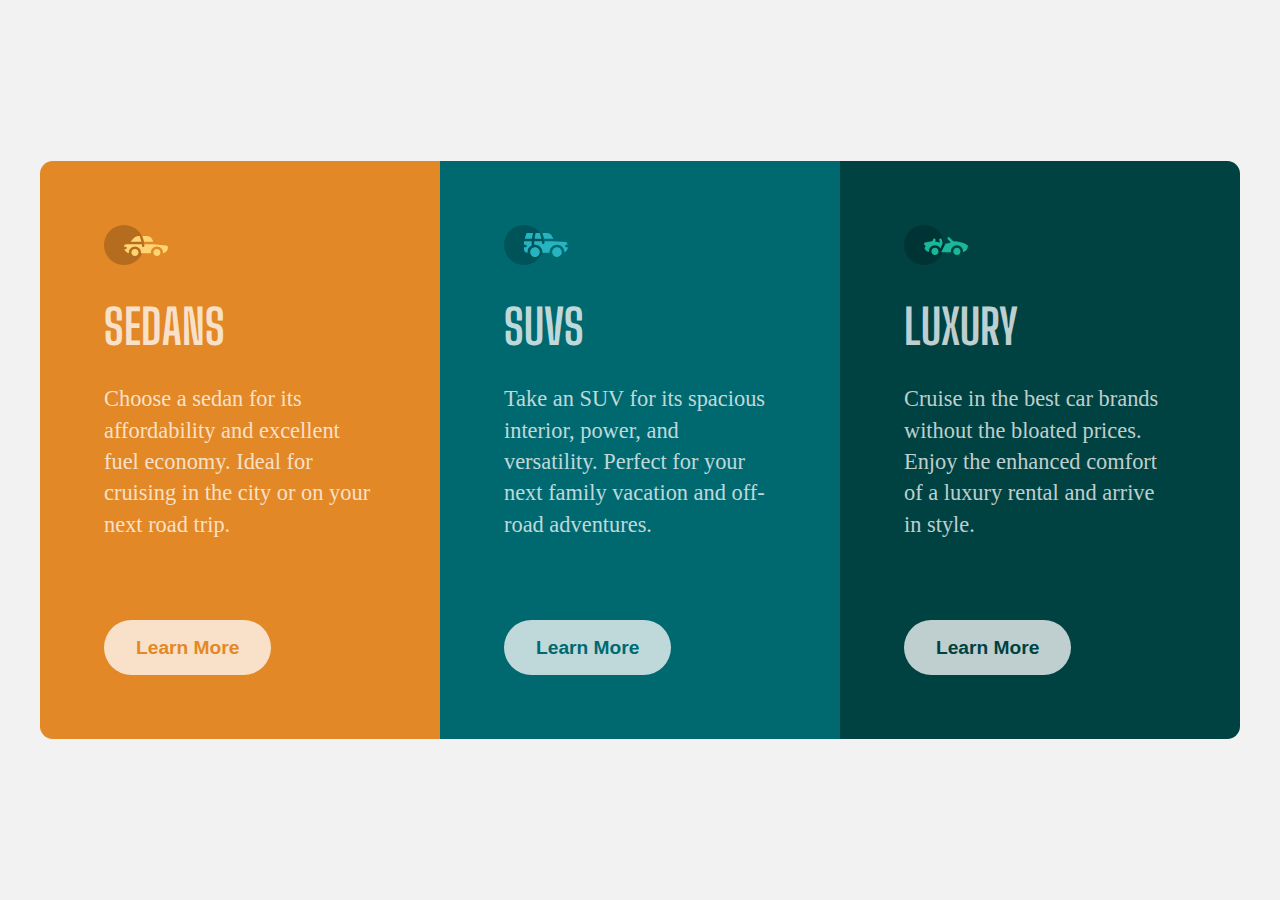
<file: 3-column-preview-card-component-main/index.html>
<!DOCTYPE html>
<html lang="en">
  <head>
    <meta charset="UTF-8" />
    <meta name="viewport" content="width=device-width, initial-scale=1.0" />
    <link
      rel="icon"
      type="image/png"
      sizes="32x32"
      href="./images/favicon-32x32.png"
    />

    <title>Frontend Mentor | 3-column preview card component</title>
    <link rel="stylesheet" href="style.css" />
  </head>
  <body>
    <div class="container row rounded">
      <div class="col-md-4 col-12 bg-bright-orange">
        <div class="content p-5">
          <img src="images/icon-sedans.svg" alt="no image" />
          <h1 class="head">Sedans</h1>
          <p class="text">
            Choose a sedan for its affordability and excellent fuel economy.
            Ideal for cruising in the city or on your next road trip.
          </p>
          <button type="button" class="btn btn-1 mt-6">Learn More</button>
        </div>
      </div>
      <div class="col-md-4 col-12 bg-dark-cyan">
        <div class="content p-5">
          <img src="images/icon-suvs.svg" alt="no image" />
          <h1 class="head">SUVs</h1>
          <p class="text">
            Take an SUV for its spacious interior, power, and versatility.
            Perfect for your next family vacation and off-road adventures.
          </p>
          <button type="button" class="btn btn-2 mt-6">Learn More</button>
        </div>
      </div>
      <div class="col-md-4 col-12 bg-very-dark-cyan">
        <div class="content p-5">
          <img src="images/icon-luxury.svg" alt="no image" />
          <h1 class="head">Luxury</h1>
          <p class="text">
            Cruise in the best car brands without the bloated prices. Enjoy the
            enhanced comfort of a luxury rental and arrive in style.
          </p>
          <button type="button" class="btn btn-3 mt-6">Learn More</button>
        </div>
      </div>
    </div>
  </body>
</html>
</file>
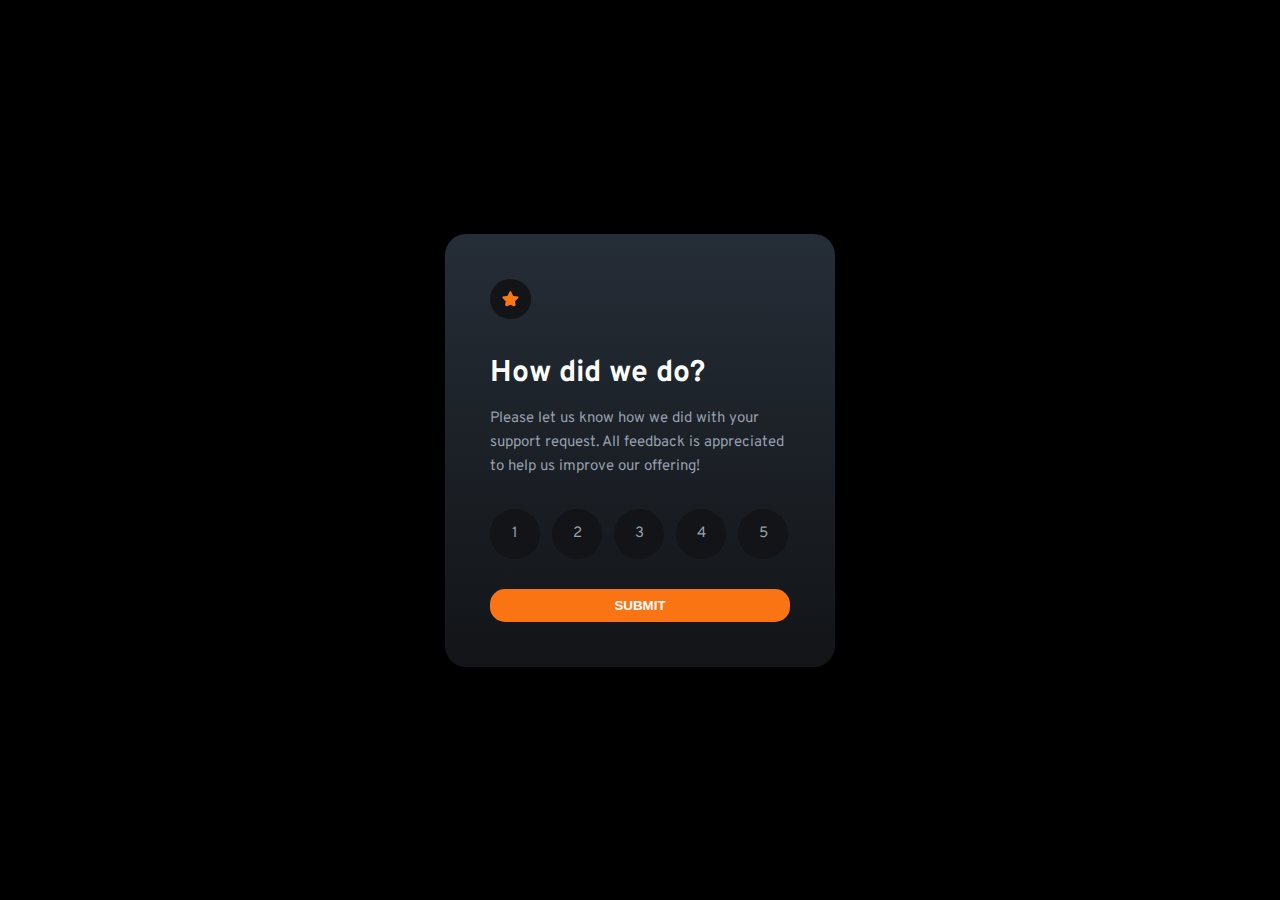
<file: interactive-rating-component-main/index.html>
<!DOCTYPE html>
<html>
  <head>
    <meta charset="UTF-8" />
    <meta name="viewport" content="width=device-width, initial-scale=1.0" />
    <!-- displays site properly based on user's device -->

    <link
      rel="icon"
      type="image/png"
      sizes="32x32"
      href="./images/favicon-32x32.png"
    />
    <link rel="stylesheet" href="style.css" />
    <title>Frontend Mentor | Interactive rating component</title>
  </head>
  <body>
    <div class="container">
      <div class="card bg-dark-blue-g">
        <div class="card-img">
          <img src="images/icon-star.svg" class="circle-image" alt="no image" />
        </div>
        <div class="card-content">
          <h1 class="card-q mb-2 text-white">How did we do?</h1>
          <p class="card-text text-muted">
            Please let us know how we did with your support request. All
            feedback is appreciated to help us improve our offering!
          </p>
        </div>
        <div class="card-states mb-3">
          <div class="state">1</div>
          <div class="state">2</div>
          <div class="state">3</div>
          <div class="state">4</div>
          <div class="state">5</div>
        </div>
        <div class="card-footer">
          <button class="btn w-100" id="submit">submit</button>
        </div>
      </div>
    </div>
    <div class="modal bg-dark-blue-g">
      <div class="modal-content">
        <img src="images/illustration-thank-you.svg" alt="no image" />
        <div class="spam-text mt-3">
          <p class="text-orange">
            you selected <span class="selected"></span> out of 5
          </p>
        </div>
        <h2 class="mt-3 text-white">thank you !</h2>
        <p class="mt-2 text-muted text-center">
          We appreciate you taking the time to give a rating. If you ever need
          more support, dont hesitate to get in touch!
        </p>
      </div>
    </div>
    <script src="script.js"></script>
  </body>
</html>
</file>
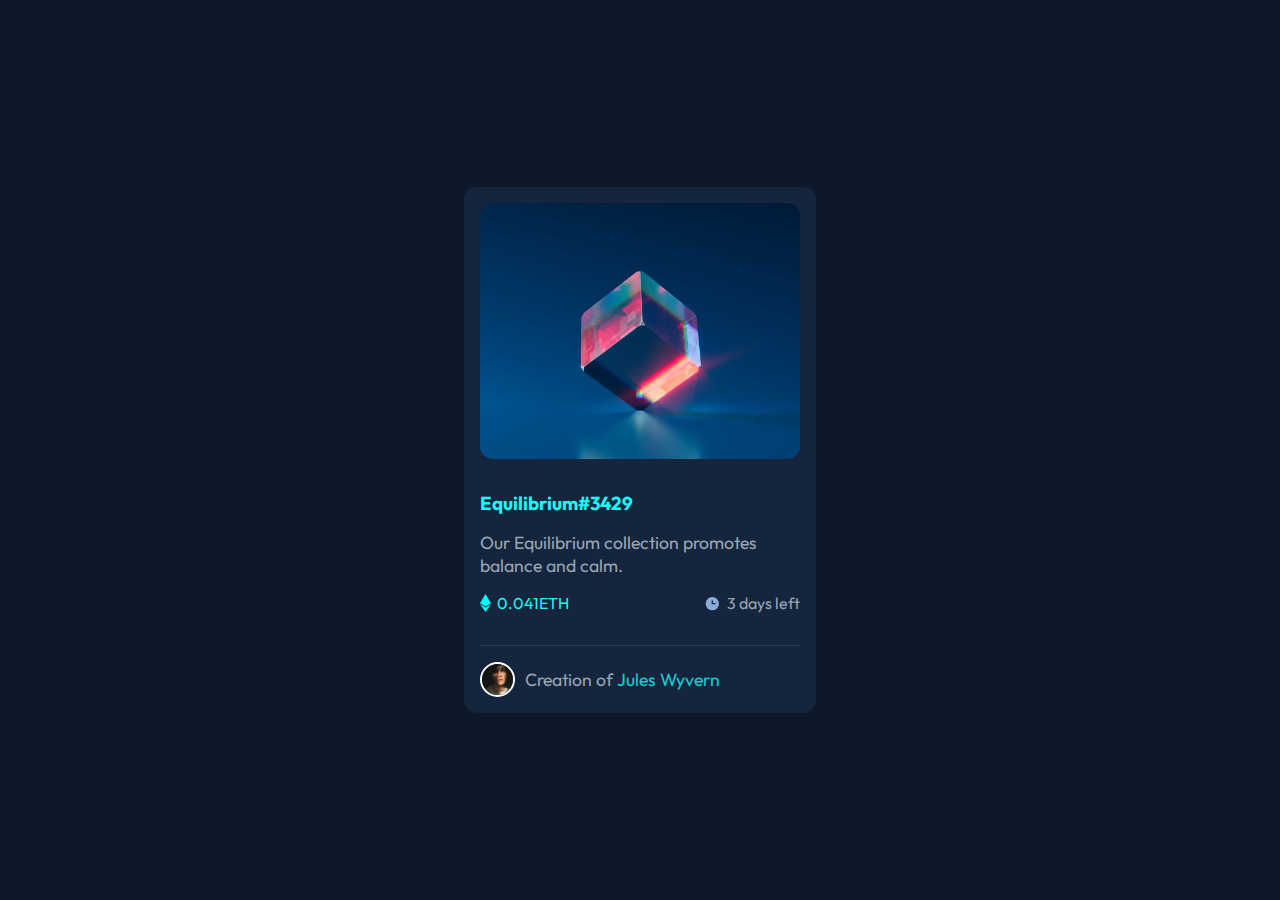
<file: nft-preview-card-component-main/index.html>
<!DOCTYPE html>
<html lang="en">
  <head>
    <meta charset="UTF-8" />
    <meta name="viewport" content="width=device-width, initial-scale=1.0" />
    <!-- displays site properly based on user's device -->

    <link
      rel="icon"
      type="image/png"
      sizes="32x32"
      href="./images/favicon-32x32.png"
    />
    <link rel="stylesheet" href="style.css" />
    <title>Frontend Mentor | NFT preview card component</title>
  </head>
  <body>
    <!-- Equilibrium #3429

  

  0.041 ETH
  3 days left
  
  Creation of Jules Wyvern

  <div class="attribution">
    Challenge by <a href="https://www.frontendmentor.io?ref=challenge" target="_blank">Frontend Mentor</a>. 
    Coded by <a href="#">Your Name Here</a>.
  </div> -->
    <div class="card p-2 bg-very-dark-blue-card">
      <div class="img-container">
        <img
          src="images/image-equilibrium.jpg"
          class="main-image"
          alt="no image"
        />
        <img src="images/icon-view.svg" class="icon-view" />
      </div>
      <div class="card-content">
        <h3 class="text-primary mt-3">Equilibrium#3429</h3>
        <p class="card-p text-muted mt-2">
          Our Equilibrium collection promotes balance and calm.
        </p>
        <div class="card-elements mt-2 mb-3">
          <div class="one-e">
            <img src="images/icon-ethereum.svg" />
            <span class="bold-text text-primary">0.041ETH</span>
          </div>
          <div class="two-e">
            <img src="images/icon-clock.svg" />
            <span class="text-muted-only">3 days left</span>
          </div>
        </div>
      </div>
      <div class="card-footer pt-2">
        <img src="images/image-avatar.png" alt="no image" />
        <p class="text-muted">
          Creation of
          <span class="text-primary cursor-ponter">Jules Wyvern</span>
        </p>
      </div>
    </div>
  </body>
</html>
</file>
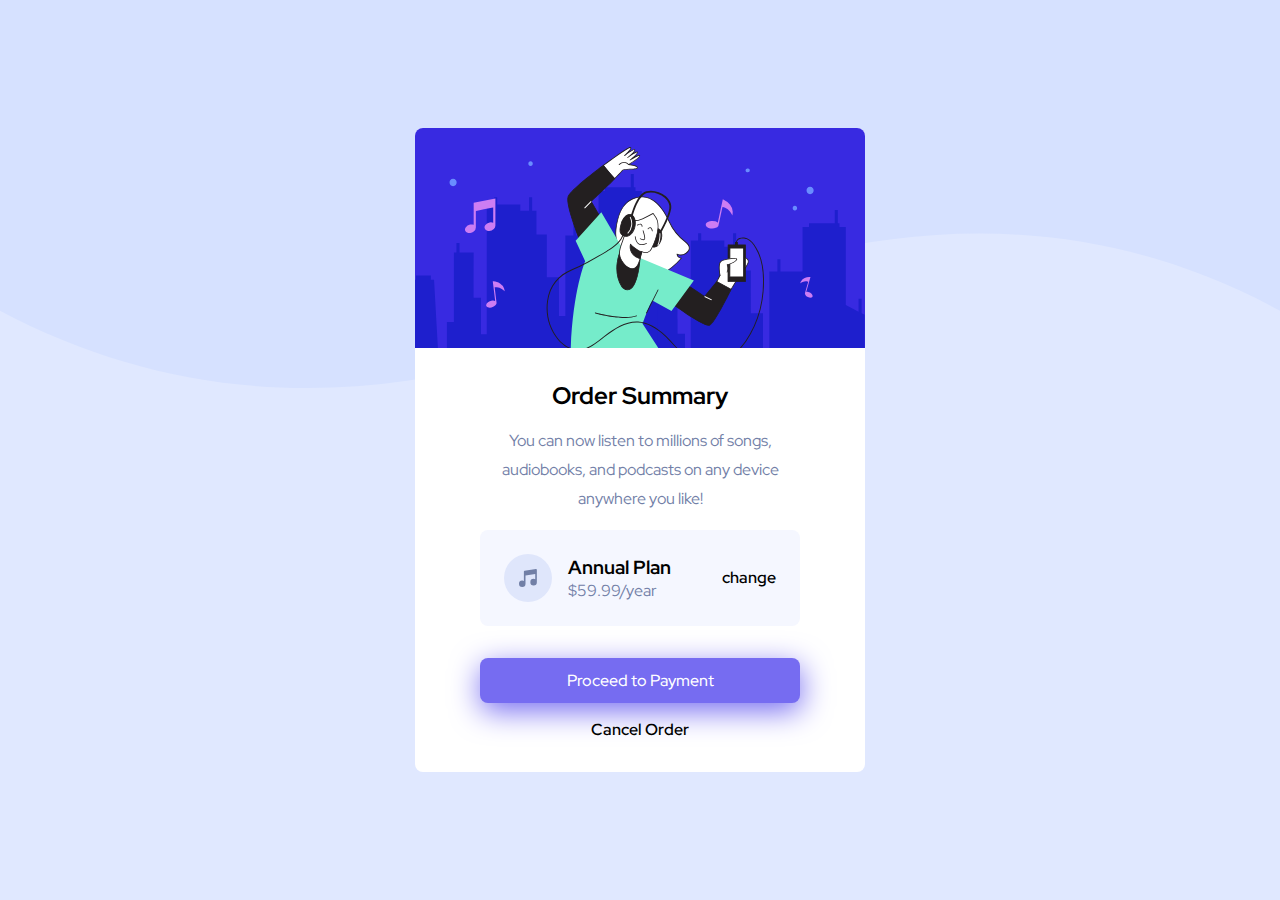
<file: order-summary-component-main/index.html>
<!DOCTYPE html>
<html>
  <head>
    <meta charset="UTF-8" />
    <meta name="viewport" content="width=device-width, initial-scale=1.0" />
    <!-- displays site properly based on user's device -->

    <link
      rel="icon"
      type="image/png"
      sizes="32x32"
      href="./images/favicon-32x32.png"
    />

    <title>Frontend Mentor | Order summary card</title>
    <link rel="stylesheet" href="style.css" />
  </head>
  <body>
    <div class="card bg-white">
      <div class="card-image">
        <img src="images/illustration-hero.svg" alt="no image" />
      </div>
      <div class="card-content d-flex justify-content-center">
        <h2 class="card-header mt-3 text-center mb-2">Order Summary</h2>
        <p class="card-text text-center text-muted mb-2">
          You can now listen to millions of songs, audiobooks, and podcasts on
          any device anywhere you like!
        </p>
        <div class="inner-card w-20rem bg-very-pale-blue mb-1">
          <img src="images/icon-music.svg" class="me-2" alt="no image" />
          <div class="inner-card-content">
            <h3 class="inner-card-header">Annual Plan</h3>
            <p class="inner-card-price text-muted">
              <span>&#36;</span>59.99/year
            </p>
          </div>
          <div class="inner-card-button ms-auto">
            <p>change</p>
          </div>
        </div>
        <div class="btn btn-primary w-20rem text-center mt-3 mb-2">
          Proceed to Payment
        </div>
        <div class="final-btn mb-3">Cancel Order</div>
      </div>
    </div>
  </body>
</html>
</file>
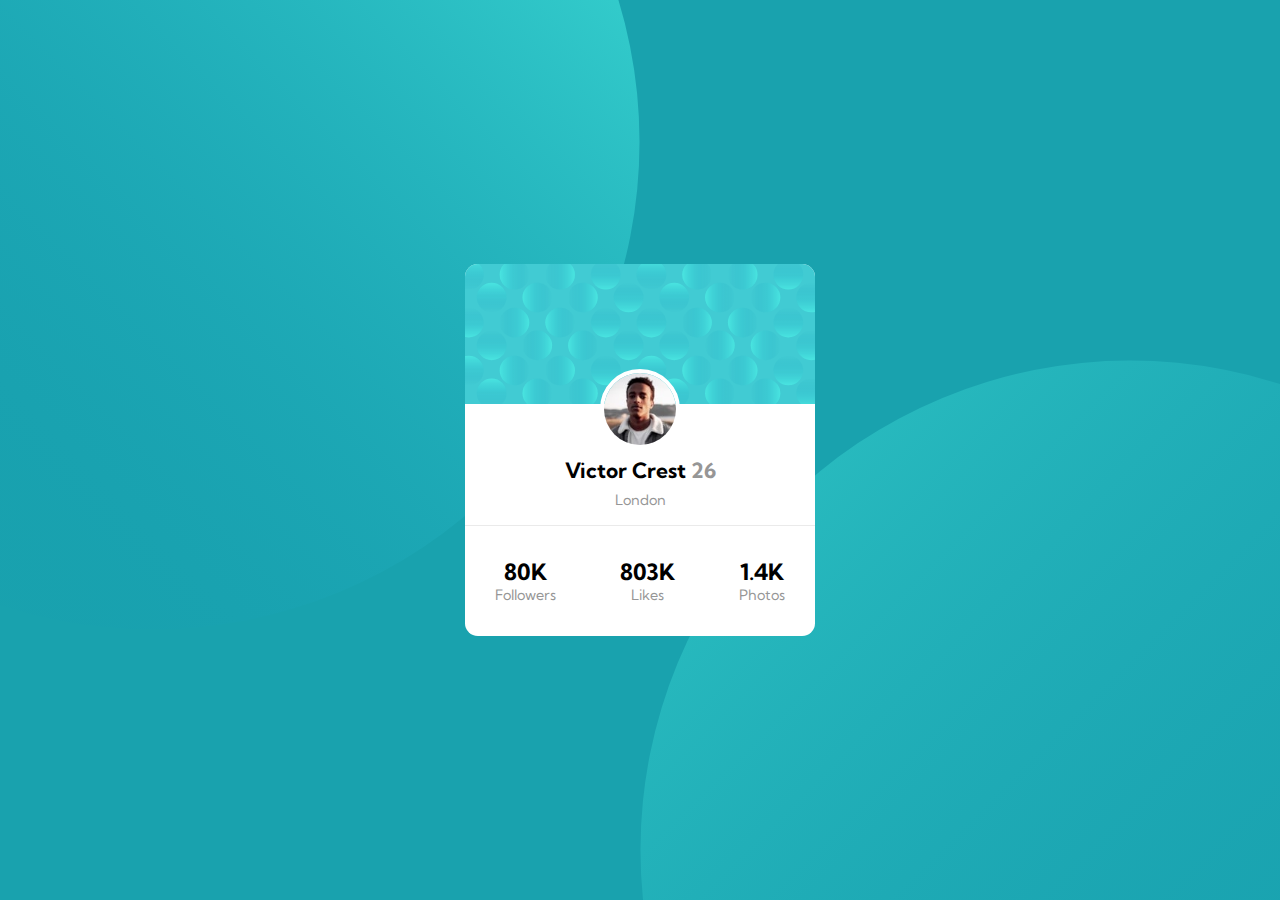
<file: profile-card-component-main/index.html>
<!DOCTYPE html>
<html lang="en">
  <head>
    <meta charset="UTF-8" />
    <meta name="viewport" content="width=device-width, initial-scale=1.0" />
    <!-- displays site properly based on user's device -->

    <link
      rel="icon"
      type="image/png"
      sizes="32x32"
      href="./images/favicon-32x32.png"
    />
    <link rel="stylesheet" href="style.css" />
    <title>Frontend Mentor | Profile card component</title>
  </head>
  <body>
    <!-- Victor Crest
  26
  London

  

  

  
  <div class="attribution">
    Challenge by <a href="https://www.frontendmentor.io?ref=challenge" target="_blank">Frontend Mentor</a>. 
    Coded by <a href="#">Your Name Here</a>.
  </div> -->
    <div class="profile-card">
      <div class="card-content bg-white">
        <div class="cover-photo">
          <img src="images/bg-pattern-card.svg" alt="no image" />
          <img
            src="images/image-victor.jpg"
            class="profile-pic"
            alt="no image"
          />
        </div>
        <div>
          <h3 class="heading mt-4">
            Victor Crest <span class="simple">26</span>
          </h3>
          <p class="mt-1 simple fs-small">London</p>
        </div>

        <div class="footer mt-2">
          <div>
            <p class="fw-bold">80K</p>
            <p class="simple fs-small">Followers</p>
          </div>
          <div>
            <p class="fw-bold">803K</p>
            <p class="simple fs-small">Likes</p>
          </div>
          <div>
            <p class="fw-bold">1.4K</p>
            <p class="simple fs-small">Photos</p>
          </div>
        </div>
      </div>
    </div>
  </body>
</html>
</file>
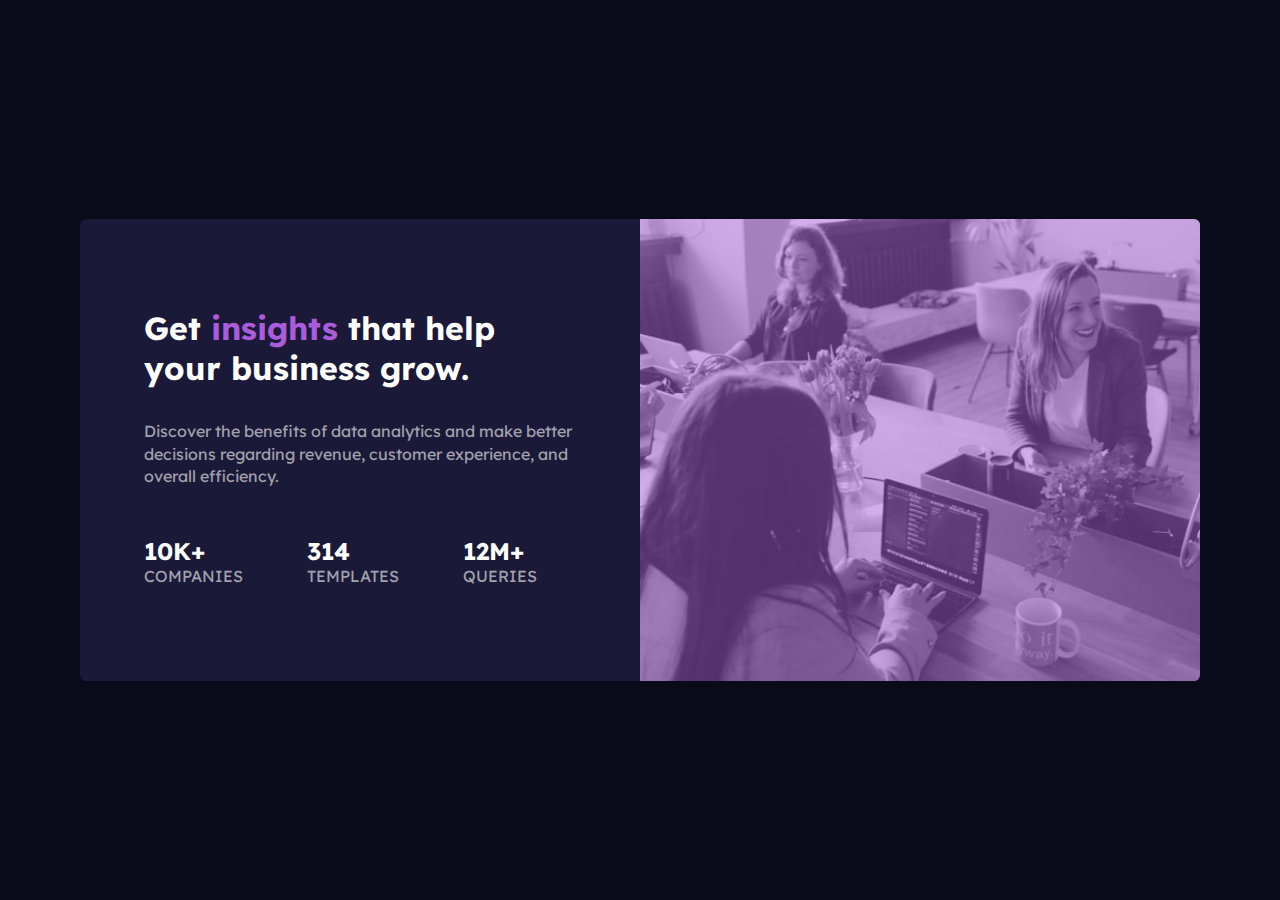
<file: stats-preview-card-component-main/index.html>
<!DOCTYPE html>
<html lang="en">
  <head>
    <meta charset="UTF-8" />
    <meta name="viewport" content="width=device-width, initial-scale=1.0" />
    <!-- displays site properly based on user's device -->

    <link
      rel="icon"
      type="image/png"
      sizes="32x32"
      href="./images/favicon-32x32.png"
    />
    <link rel="stylesheet" href="style.css" />
    <title>Frontend Mentor | Stats preview card component</title>
  </head>
  <body>
    <div class="hr-card">
      <div class="content px-5 w-100">
        <h1 class="mb-3">
          Get <span class="text-soft-violet">insights</span> that help your
          business grow.
        </h1>
        <p class="p-hr-card mb-4">
          Discover the benefits of data analytics and make better decisions
          regarding revenue, customer experience, and overall efficiency.
        </p>
        <div class="items">
          <div class="item">
            <p class="item-head hi-text">10K+</p>
            <p class="item-bootom">companies</p>
          </div>
          <div class="item">
            <p class="item-head hi-text">314</p>
            <p class="item-bootom">templates</p>
          </div>
          <div class="item">
            <p class="item-head hi-text">12m+</p>
            <p class="item-bootom">queries</p>
          </div>
        </div>
      </div>
      <div class="image w-100">
        <picture>
          <source
            media="(min-width:600px)"
            srcset="images/image-header-desktop.jpg"
          />
          <img src="images/image-header-mobile.jpg" alt="no image" />
        </picture>
      </div>
    </div>
  </body>
</html>
</file>
<file: 3-column-preview-card-component-main/style.css>
@import url("https://fonts.googleapis.com/css2?family=Almarai:wght@400;700&family=Big+Shoulders+Display&family=Comfortaa:wght@300&family=DM+Sans:ital,wght@1,400;1,500&family=Inter&family=Lato:ital,wght@1,300&family=Lemonada&family=Lexend+Deca&family=Nunito:ital,wght@1,200&family=Outfit:wght@400;500&family=Overpass&family=Poppins:ital,wght@0,600;1,600&family=Red+Hat+Display&family=Rubik:wght@300&display=swap");
@import url("https://fonts.googleapis.com/css2?family=Almarai:wght@400;700&family=Big+Shoulders+Display&family=Comfortaa:wght@300&family=DM+Sans:ital,wght@1,400;1,500&family=Inter&family=Lato:ital,wght@1,300&family=Lemonada&family=Lexend+Deca&family=Nunito:ital,wght@1,200&family=Outfit:wght@400;500&family=Overpass&family=Poppins:ital,wght@0,600;1,600&family=Red+Hat+Display&family=Rubik:wght@300&display=swap");
:root {
  --bright-orange: hsl(31, 77%, 52%);
  --dark-cyan: hsl(184, 100%, 22%);
  --very-dark-cyan: hsl(179, 100%, 13%);
  --transparent-white: hsla(0, 0%, 100%, 0.75);
  --very-light-gray: hsl(0, 0%, 95%);
  --spacing-1: 0.5rem;
  --spacing-2: 1rem;
  --spacing-3: 2rem;
  --spacing-4: 3rem;
  --spacing-5: 4rem;
  --spacing-6: 5rem;
  --font-1: "Big Shoulders Display";
  --font-2: "Lexend Deca";
}
* {
  padding: 0;
  margin: 0;
  box-sizing: border-box;
}
.p-1 {
  padding: var(--spacing-1) !important;
}
.p-2 {
  padding: var(--spacing-2) !important;
}
.p-3 {
  padding: var(--spacing-3) !important;
}
.p-4 {
  padding: var(--spacing-4) !important;
}
.p-5 {
  padding: var(--spacing-5) !important;
}
.pt-2 {
  padding-top: var(--spacing-2);
}
.pt-3 {
  padding-top: var(--spacing-3);
}
.px-3 {
  padding-inline: var(--spacing-3);
}
.px-4 {
  padding-inline: var(--spacing-4);
}
.px-5 {
  padding-inline: var(--spacing-5);
}
.mt-1 {
  margin-top: var(--spacing-1) !important;
}
.mt-2 {
  margin-top: var(--spacing-2) !important;
}
.mt-3 {
  margin-top: var(--spacing-3) !important;
}
.mt-4 {
  margin-top: var(--spacing-4) !important;
}
.mt-5 {
  margin-top: var(--spacing-5) !important;
}
.mt-6 {
  margin-top: var(--spacing-6) !important;
}
.mb-1 {
  margin-bottom: var(--spacing-1) !important;
}
.mb-2 {
  margin-bottom: var(--spacing-2) !important;
}
.mb-3 {
  margin-bottom: var(--spacing-3) !important;
}
.mb-4 {
  margin-bottom: var(--spacing-4) !important;
}
.my-2 {
  margin-block: var(--spacing-2) !important;
}
.my-3 {
  margin-block: var(--spacing-3) !important;
}
.cursor-ponter {
  cursor: pointer;
}
.w-50 {
  width: 50% !important;
}
.w-100 {
  width: 100% !important;
}

/* start css for project*/
body {
  background-color: var(--very-light-gray);
  display: flex;
  justify-content: center;
  align-items: center;
  min-height: 100vh;
  font-family: var(--font-2) sans-serif;
  font-size: 15px;
}
.container {
  max-width: 1200px;
  margin: 0 auto;
}
.row {
  margin-inline: 1rem;
  display: flex;
  flex-wrap: wrap;
}
.bg-bright-orange {
  background-color: var(--bright-orange);
}
.bg-dark-cyan {
  background-color: var(--dark-cyan);
}
.bg-very-dark-cyan {
  background-color: var(--very-dark-cyan);
}
.col-md-4 {
  width: 33.333%;
}
.rounded {
  border-radius: 0.8rem;
  overflow: hidden;
}
.content h1 {
  font-family: var(--font-1);
  font-size: 3rem;
  color: var(--transparent-white);
  text-transform: uppercase;
}
.content .head {
  margin-block: 1.8rem;
}
.content .text {
  font-size: 1.4rem;
  line-height: 1.4;
  color: var(--transparent-white);
}
.btn {
  border: none;
  border-radius: 4rem;
  background-color: var(--transparent-white);
  line-height: 1.2;
  font-weight: bold;
  font-size: 1.2rem;
  padding-block: 1rem;
  padding-inline: 2rem;
  cursor: pointer;
  transition: all 1s ease;
}
.btn:hover {
  background-color: transparent;
  border: 2px solid white;
  color: white;
}
.btn-1 {
  color: var(--bright-orange);
}
.btn-2 {
  color: var(--dark-cyan);
}
.btn-3 {
  color: var(--very-dark-cyan);
}
@media screen and (max-width: 1200px) {
  .content.p-5 {
    padding: var(--spacing-4) !important;
  }
}
@media screen and (max-width: 975px) {
  html {
    font-size: 12px !important;
  }
  .content.p-5 {
    padding: var(--spacing-3) !important;
  }
}
@media screen and (max-width: 652px) {
  html {
    font-size: 15px !important;
  }
  .row {
    margin-block: 2rem;
  }
  .col-12 {
    width: 100% !important;
  }
}
</file>
<file: interactive-rating-component-main/style.css>
@import url("https://fonts.googleapis.com/css2?family=Almarai:wght@400;700&family=Comfortaa:wght@300&family=DM+Sans:ital,wght@1,400;1,500&family=Lato:ital,wght@1,300&family=Lemonada&family=Nunito:ital,wght@1,200&family=Outfit:wght@400;500&family=Overpass&family=Poppins:ital,wght@0,600;1,600&family=Red+Hat+Display&family=Rubik:wght@300&display=swap");
:root {
  --orange: hsl(25, 97%, 53%);
  --white: hsl(0, 0%, 100%);
  --light-grey: hsl(217, 12%, 63%);
  --medium-grey: hsl(216, 12%, 54%);
  --dark-blue: hsl(213, 19%, 18%);
  --very-dark-blue: hsl(216, 12%, 8%);
  --spacing-1: 0.5rem;
  --spacing-2: 1rem;
  --spacing-3: 2rem;
  --spacing-4: 3rem;
  --spacing-5: 4rem;
  --main-font: "Overpass";
}
* {
  padding: 0;
  margin: 0;
  box-sizing: border-box;
}
html {
  font-size: 15px;
}
body {
  font-family: var(--main-font), sans-serif;
  background-color: black;
  height: 100vh;
  display: flex;
  justify-content: center;
  align-items: center;
}
.bg-dark-blue {
  background-color: var(--dark-blue);
}
.bg-dark-blue-g {
  background-image: linear-gradient(var(--dark-blue), var(--very-dark-blue));
}
.p-1 {
  padding: var(--spacing-1) !important;
}
.mt-1 {
  margin-top: var(--spacing-1);
}
.mt-2 {
  margin-top: var(--spacing-2);
}
.mt-3 {
  margin-top: var(--spacing-3);
}
.mb-1 {
  margin-bottom: var(--spacing-1);
}
.mb-2 {
  margin-bottom: var(--spacing-2);
}
.mb-3 {
  margin-bottom: var(--spacing-3);
}
.text-white {
  color: var(--white);
}
.text-muted {
  color: var(--light-grey);
  font-size: 1rem;
  line-height: 1.6rem;
}
.text-orange {
  color: var(--orange);
  opacity: 0.8;
}
.card {
  width: 26rem;
  padding: var(--spacing-4) !important;
  border-radius: 1.4rem;
}
.modal {
  width: 26rem;
  padding: var(--spacing-4) !important;
  border-radius: 1.4rem;
  display: none;
}
.circle-image {
  background-color: var(--very-dark-blue);
  border-radius: 50%;
  padding: 12px;
}
.card-content {
  margin-block: var(--spacing-3);
}
.card-states {
  display: flex;
  justify-content: flex-start;
  align-items: center;
  gap: 0.8rem;
}

.card-states .state {
  background-color: var(--very-dark-blue);
  color: var(--light-grey);
  font-size: 1rem;
  border-radius: 50%;
  width: 50px;
  height: 50px;
  display: flex;
  justify-content: center;
  align-items: center;
  cursor: pointer;
}
.state:hover {
  background-color: var(--light-grey);
  color: white;
}
.state.active {
  background-color: var(--orange) !important;
  color: white;
}
.w-100 {
  width: 100% !important;
}
.btn {
  background-color: var(--orange);
  color: var(--white);
  padding-block: 0.6rem;
  text-transform: uppercase;
  font-weight: bold;
  border: none;
  border-radius: 1rem;
  cursor: pointer;
}
.modal-content {
  display: flex;
  justify-content: center;
  align-items: center;
  flex-direction: column;
}
.spam-text {
  background-color: var(--dark-blue);
  border-radius: 1rem;
  padding-block: var(--spacing-1);
  padding-inline: var(--spacing-2);
}
.spam-text p {
  margin: 0 !important;
  line-height: 0.8;
}
.modal-content h2 {
  font-size: 1.8rem !important;
  font-family: sans-serif !important;
}
.text-center {
  text-align: center;
}
@media screen and (max-width: 500px) {
  html {
    font-size: 14px !important;
  }
}
@media screen and (max-width: 375px) {
  html {
    font-size: 10px !important;
  }
}
</file>
<file: nft-preview-card-component-main/style.css>
@import url("https://fonts.googleapis.com/css2?family=Almarai:wght@400;700&family=Comfortaa:wght@300&family=DM+Sans:ital,wght@1,400;1,500&family=Lato:ital,wght@1,300&family=Lemonada&family=Nunito:ital,wght@1,200&family=Outfit:wght@400;500&family=Overpass&family=Poppins:ital,wght@0,600;1,600&family=Red+Hat+Display&family=Rubik:wght@300&display=swap");
:root {
  --white: hsl(0, 0%, 100%);
  --very-dark-blue-line: hsl(215, 32%, 27%);
  --very-dark-blue-card: hsl(216, 50%, 16%);
  --very-dark-blue-main: hsl(217, 54%, 11%);
  --hover-color: #0ca0b4;
  --primary: #1ff6f6;
  --secondary: #bac7d2;
  --main-font: "Outfit";
  --spacing-1: 0.5rem;
  --spacing-2: 1rem;
  --spacing-3: 2rem;
  --spacing-4: 3rem;
  --spacing-5: 4rem;
}
* {
  padding: 0;
  margin: 0;
  box-sizing: border-box;
}
body {
  font-family: var(--main-font), sans-serif;
  display: flex;
  align-items: center;
  justify-content: center;
  height: 100vh;
  background-color: var(--very-dark-blue-main);
}
.p-1 {
  padding: var(--spacing-1) !important;
}
.p-2 {
  padding: var(--spacing-2) !important;
}
.pt-2 {
  padding-top: var(--spacing-2);
}
.pt-3 {
  padding-top: var(--spacing-3);
}
.mt-1 {
  margin-top: var(--spacing-1) !important;
}
.mt-2 {
  margin-top: var(--spacing-2) !important;
}
.mt-3 {
  margin-top: var(--spacing-3) !important;
}
.mb-1 {
  margin-bottom: var(--spacing-1) !important;
}
.mb-2 {
  margin-bottom: var(--spacing-2) !important;
}
.mb-3 {
  margin-bottom: var(--spacing-3) !important;
}
.cursor-ponter {
  cursor: pointer;
}
.bg-very-dark-blue-card {
  background-color: var(--very-dark-blue-card) !important;
}
.card {
  width: 22rem;
  border-radius: 0.8rem;
}
.img-container {
  position: relative;
  width: 100%;
  height: 16rem;
}
.img-container img.icon-view {
  position: absolute;
  z-index: 1;
  opacity: 0.9;
  top: 50%;
  right: 50%;
  transform: translate(50%, -50%);
  display: none;
}
.img-container img.main-image {
  border-radius: 0.8rem;
  width: 100%;
  height: 100%;
  object-fit: cover;
}
.img-container::after {
  content: "";
  position: absolute;
  top: 0;
  left: 0;
  width: 100%;
  height: 100%;
  border-radius: 0.8rem;
  box-shadow: inset 0 0 0 1000px var(--hover-color);
  cursor: pointer;
  opacity: 0.7;
  display: none;
}
.img-container:hover::after {
  display: block;
}
.img-container:hover img.icon-view {
  display: block;
}
.text-primary {
  color: var(--primary);
}
.text-muted {
  color: var(--secondary);
  font-size: 1.1rem;
  opacity: 0.8;
}
.text-muted-only {
  color: var(--secondary);
  opacity: 0.8;
}
.card-elements {
  display: flex;
  justify-content: space-between;
  align-items: center;
}
.one-e,
.two-e {
  display: flex;
  align-items: center;
  justify-content: flex-start;
  gap: 0.4rem;
}
.bold-text {
  font-weight: 400;
}
.cursor-ponter {
  cursor: pointer;
}
.card-footer {
  border-top: 1px solid #293b53;
  display: flex;
  justify-content: flex-start;
  align-items: center;
  gap: 0.6rem;
}
.card-footer img {
  border: 2px solid white;
  border-radius: 50%;
  width: 35px;
  height: 35px;
}
@media screen and (max-width: 380px) {
  html {
    font-size: 14px !important;
  }
}
@media screen and (max-width: 290px) {
  html {
    font-size: 10px !important;
  }
}
</file>
<file: order-summary-component-main/style.css>
@import url("https://fonts.googleapis.com/css2?family=Almarai:wght@400;700&family=Comfortaa:wght@300&family=DM+Sans:ital,wght@1,400;1,500&family=Lato:ital,wght@1,300&family=Lemonada&family=Nunito:ital,wght@1,200&family=Outfit:wght@400;500&family=Poppins:ital,wght@0,600;1,600&family=Red+Hat+Display&family=Rubik:wght@300&display=swap");

:root {
  --pale-blue: hsl(225, 100%, 94%);
  --bright-blue: hsl(245, 75%, 52%);
  --very-pale-blue: hsl(225, 100%, 98%);
  --desaturated-blue: hsl(224, 23%, 55%);
  --darkblue: hsl(223, 47%, 23%);
  --red-hat-font-family: "Red Hat Display", sans-serif;
  --spacing-1: 0.5rem;
  --spacing-2: 1rem;
  --spacing-3: 2rem;
  --spacing-4: 3rem;
  --spacing-5: 4rem;
}
.bg-white {
  background-color: white;
}
* {
  padding: 0;
  margin: 0;
  box-sizing: border-box;
}
.w-20rem {
  width: 20rem;
}
.bg-very-pale-blue {
  background-color: var(--very-pale-blue);
}
.text-muted {
  color: var(--desaturated-blue);
}
.mt-3 {
  margin-top: var(--spacing-3);
}
.mt-4 {
  margin-top: var(--spacing-4);
}
.mb-3 {
  margin-bottom: var(--spacing-3);
}
.mb-2 {
  margin-bottom: var(--spacing-2);
}
.me-1 {
  margin-inline-end: var(--spacing-1);
}
.me-2 {
  margin-inline-end: var(--spacing-2);
}
.text-center {
  text-align: center !important;
}

body {
  font-family: var(--red-hat-font-family);
  background-image: url(images/pattern-background-desktop.svg);
  background-repeat: no-repeat;
  background-size: contain;
  background-color: var(--pale-blue);
  height: 100vh;
  display: flex;
  align-items: center;
  justify-content: center;
}
@media screen and (max-width: 600px) {
  body {
    background-image: url(images/pattern-background-mobile.svg) !important;
  }
  .card {
    width: 90% !important;
  }
  .card-image img {
    width: 100%;
  }
  html {
    font-size: 14px !important;
  }
}
@media screen and (max-width: 300px) {
  body {
    background-image: url(images/pattern-background-mobile.svg) !important;
  }
  .card {
    width: 90% !important;
  }
  .card-image img {
    width: 100%;
  }
  html {
    font-size: 8px !important;
  }
}
.card {
  border-radius: 0.5rem;
}
.card-image img {
  border-top-left-radius: 0.5rem;
  border-top-right-radius: 0.5rem;
  vertical-align: bottom;
}
.card-text {
  width: 18.75rem;
  line-height: 1.8rem;
}
.card-content {
  display: flex;
  justify-content: center;
  flex-direction: column;
  align-items: center;
}
.inner-card {
  padding: 1.5rem;
  border-radius: 0.5rem;
  display: flex;
  justify-content: flex-start;
  align-items: center;
}
.inner-card-button {
  font-weight: 600;
  cursor: pointer;
}
.inner-card-button:hover {
  color: var(--bright-blue);
}
.ms-auto {
  margin-inline-start: auto !important;
}
.btn {
  display: block;
  line-height: 1.2rem;
  padding: 0.8rem;
  border: none;
  border-radius: 0.5rem;
  cursor: pointer;
}
.btn-primary {
  color: white;
  font-weight: 500;
  background-color: #766cf1;
  box-shadow: 1px 8px 30px #766cf1;
}
.final-btn {
  cursor: pointer;
  font-weight: 600;
}
</file>
<file: profile-card-component-main/style.css>
@import url("https://fonts.googleapis.com/css2?family=Almarai:wght@400;700&family=Big+Shoulders+Display&family=Comfortaa:wght@300&family=DM+Sans:ital,wght@1,400;1,500&family=Inter&family=Kumbh+Sans&family=Lato:ital,wght@1,300&family=Lemonada&family=Lexend+Deca&family=Nunito:ital,wght@1,200&family=Outfit:wght@400;500&family=Overpass&family=Poppins:ital,wght@0,600;1,600&family=Red+Hat+Display&family=Rubik:wght@300&display=swap");
:root {
  --dark-cyan: hsl(185, 75%, 39%);
  --very-dark-desaturated-blue: hsl(229, 23%, 23%);
  --dark-grayish-blue: hsl(227, 10%, 46%);
  --dark-gray: hsl(0, 0%, 59%);
  --spacing-1: 0.5rem;
  --spacing-2: 1rem;
  --spacing-3: 2rem;
  --spacing-4: 3rem;
  --spacing-5: 4rem;
  --spacing-6: 5rem;
  --font-1: "Kumbh Sans";
  --font-2: "Lexend Deca";
}
* {
  padding: 0;
  margin: 0;
  box-sizing: border-box;
}
.p-1 {
  padding: var(--spacing-1) !important;
}
.p-2 {
  padding: var(--spacing-2) !important;
}
.p-3 {
  padding: var(--spacing-3) !important;
}
.p-4 {
  padding: var(--spacing-4) !important;
}
.p-5 {
  padding: var(--spacing-5) !important;
}
.pt-2 {
  padding-top: var(--spacing-2);
}
.pt-3 {
  padding-top: var(--spacing-3);
}
.px-3 {
  padding-inline: var(--spacing-3);
}
.px-4 {
  padding-inline: var(--spacing-4);
}
.px-5 {
  padding-inline: var(--spacing-5);
}
.mt-1 {
  margin-top: var(--spacing-1) !important;
}
.mt-2 {
  margin-top: var(--spacing-2) !important;
}
.mt-3 {
  margin-top: var(--spacing-3) !important;
}
.mt-4 {
  margin-top: var(--spacing-4) !important;
}
.mt-5 {
  margin-top: var(--spacing-5) !important;
}
.mt-6 {
  margin-top: var(--spacing-6) !important;
}
.mb-1 {
  margin-bottom: var(--spacing-1) !important;
}
.mb-2 {
  margin-bottom: var(--spacing-2) !important;
}
.mb-3 {
  margin-bottom: var(--spacing-3) !important;
}
.mb-4 {
  margin-bottom: var(--spacing-4) !important;
}
.my-2 {
  margin-block: var(--spacing-2) !important;
}
.my-3 {
  margin-block: var(--spacing-3) !important;
}
.cursor-ponter {
  cursor: pointer;
}
.w-50 {
  width: 50% !important;
}
.w-100 {
  width: 100% !important;
}
.text-center {
  text-align: center;
}
/* start project */
body {
  font-family: var(--font-1);
  font-size: 18px;
  min-height: 100vh;
  background-color: var(--dark-cyan);
  background-image: url("images/bg-pattern-top.svg"),
    url("images/bg-pattern-bottom.svg");
  background-position: right 50vw bottom 30vh, left 50vw top 40vh;
  background-repeat: no-repeat, no-repeat;
  display: flex;
  align-items: center;
}
.profile-card {
  margin: 0 auto;
  text-align: center;
  border-radius: 0.8rem;
  overflow: hidden;
}
.cover-photo {
  position: relative;
}
.bg-white {
  background-color: white;
}

.profile-pic {
  height: 80px;
  width: 80px;
  border-radius: 50%;
  border: 4px solid white;
}
.cover-photo .profile-pic {
  position: absolute;
  right: 50%;
  bottom: 0px;
  transform: translate(50%, 50%);
}
.simple {
  color: var(--dark-gray);
}
.footer {
  text-align: center;
  border-top: 1px solid hsla(0, 0%, 59%, 0.2);
  padding-block: 2rem;
  padding-inline: 30px;
  display: flex;
  justify-content: space-between;
  align-items: center;
}
.fs-small {
  font-size: 0.9rem;
}
.fw-bold {
  font-weight: bold;
  font-size: 1.4rem;
}
</file>
<file: stats-preview-card-component-main/style.css>
@import url("https://fonts.googleapis.com/css2?family=Almarai:wght@400;700&family=Comfortaa:wght@300&family=DM+Sans:ital,wght@1,400;1,500&family=Inter&family=Lato:ital,wght@1,300&family=Lemonada&family=Nunito:ital,wght@1,200&family=Outfit:wght@400;500&family=Overpass&family=Poppins:ital,wght@0,600;1,600&family=Red+Hat+Display&family=Rubik:wght@300&display=swap");
@import url("https://fonts.googleapis.com/css2?family=Almarai:wght@400;700&family=Comfortaa:wght@300&family=DM+Sans:ital,wght@1,400;1,500&family=Inter&family=Lato:ital,wght@1,300&family=Lemonada&family=Lexend+Deca&family=Nunito:ital,wght@1,200&family=Outfit:wght@400;500&family=Overpass&family=Poppins:ital,wght@0,600;1,600&family=Red+Hat+Display&family=Rubik:wght@300&display=swap");
:root {
  --very-dark-blue-main: hsl(233, 47%, 7%);
  --dark-desaturated-blue-card: hsl(244, 38%, 16%);
  --soft-violet-accent: hsl(277, 64%, 61%);
  --white: hsl(0, 0%, 100%);
  --slightly-transparent-white: hsla(0, 0%, 100%, 0.75);
  --slightly-transparent-white-stat-h: hsla(0, 0%, 100%, 0.6);
  --spacing-1: 0.5rem;
  --spacing-2: 1rem;
  --spacing-3: 2rem;
  --spacing-4: 3rem;
  --spacing-5: 4rem;
  --font-1: "Inter";
  --font-2: "Lexend Deca";
}
.p-1 {
  padding: var(--spacing-1) !important;
}
.p-2 {
  padding: var(--spacing-2) !important;
}
.p-3 {
  padding: var(--spacing-3) !important;
}
.pt-2 {
  padding-top: var(--spacing-2);
}
.pt-3 {
  padding-top: var(--spacing-3);
}
.px-3 {
  padding-inline: var(--spacing-3);
}
.px-4 {
  padding-inline: var(--spacing-4);
}
.px-5 {
  padding-inline: var(--spacing-5);
}
.mt-1 {
  margin-top: var(--spacing-1) !important;
}
.mt-2 {
  margin-top: var(--spacing-2) !important;
}
.mt-3 {
  margin-top: var(--spacing-3) !important;
}
.mb-1 {
  margin-bottom: var(--spacing-1) !important;
}
.mb-2 {
  margin-bottom: var(--spacing-2) !important;
}
.mb-3 {
  margin-bottom: var(--spacing-3) !important;
}
.mb-4 {
  margin-bottom: var(--spacing-4) !important;
}
.cursor-ponter {
  cursor: pointer;
}
.w-50 {
  width: 50% !important;
}
.w-100 {
  width: 100% !important;
}
* {
  padding: 0;
  margin: 0;
  box-sizing: border-box;
}
body {
  font-family: "Inter", sans-serif;
  font-family: "Lexend Deca", sans-serif;
  background-color: var(--very-dark-blue-main);
  min-height: 100vh;
  display: flex;
  justify-content: center;
  align-items: center;
}

.hr-card {
  display: grid;
  margin-inline: 2rem;
  grid-template-columns: 1fr 1fr;
  border-radius: 0.4rem;
  overflow: hidden;
  background-color: var(--dark-desaturated-blue-card);
  max-width: 70rem;
}
.hr-card .content h1 {
  color: var(--white);
}
.items {
  display: flex;
  justify-content: flex-start;
  gap: 4rem;
  align-items: center;
  text-transform: uppercase;
}
.hi-text {
  font-size: 1.5rem;
  font-weight: bold;
  color: var(--white);
}
.text-soft-violet {
  color: var(--soft-violet-accent);
}
.p-hr-card {
  line-height: 1.4;
}
.p-hr-card,
.item-bootom {
  color: var(--slightly-transparent-white-stat-h);
}
.image img {
  width: 100%;
  height: 100%;
  object-fit: cover;
  margin-bottom: 0;
  padding-bottom: 0;
  vertical-align: bottom;
}
.image {
  position: relative;
}
.image::after {
  content: "";
  position: absolute;
  top: 0;
  left: 0;
  width: 100%;
  height: 100%;
  background-color: var(--soft-violet-accent);
  opacity: 0.5;
}
.content {
  padding-block: 16%;
}
@media screen and (max-width: 940px) {
  html {
    font-size: 14px;
  }
  .content.px-5 {
    padding-inline: var(--spacing-4);
  }
  .content {
    padding-block: 8%;
  }
}
@media screen and (max-width: 740px) {
  html {
    font-size: 10px;
  }
}
@media screen and (max-width: 550px) {
  html {
    font-size: 14px;
  }
  .hr-card {
    grid-template-columns: 1fr;
    margin-block: 1rem;
  }
  .items {
    flex-direction: column;
    gap: 2rem;
  }
  .image {
    order: -1;
  }
  .content {
    padding-block: 8 !important;
    text-align: center;
  }
}
@media screen and (max-width: 280px) {
  html {
    font-size: 10px;
  }
}
</file>
